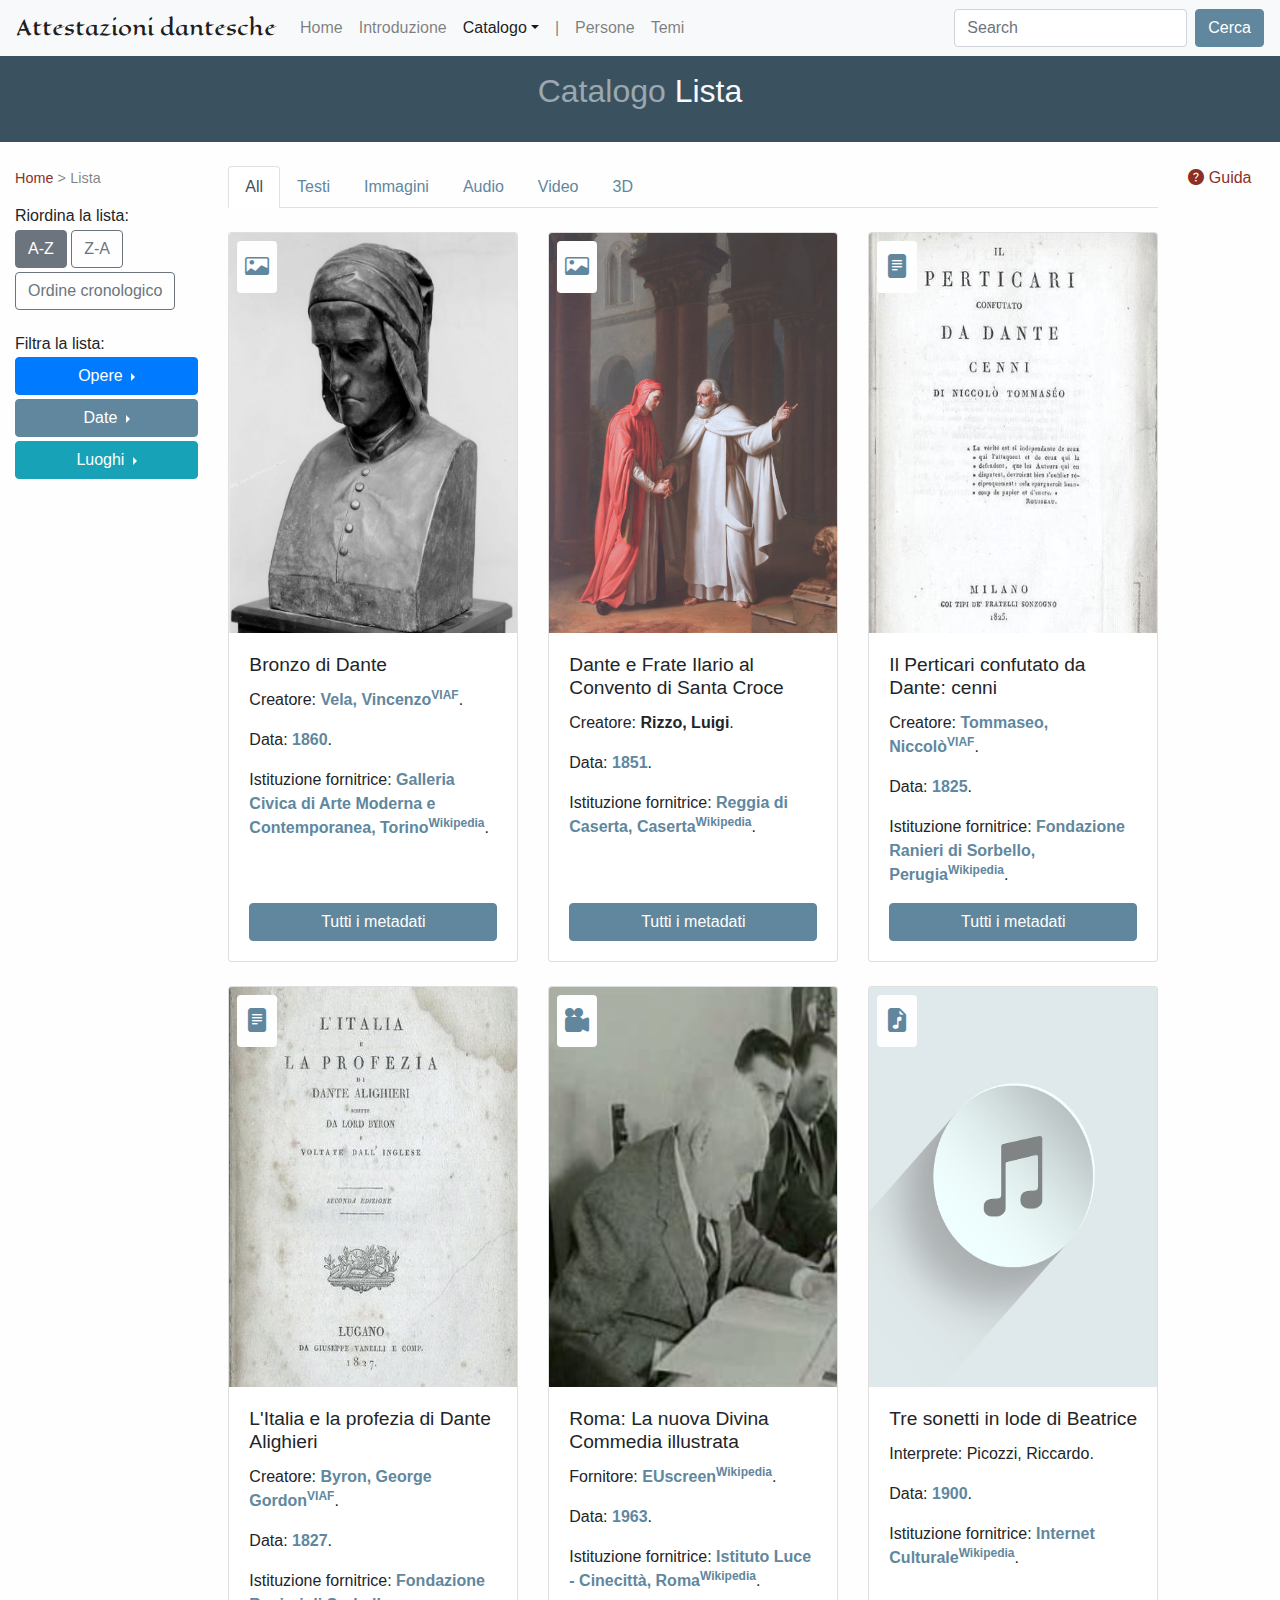
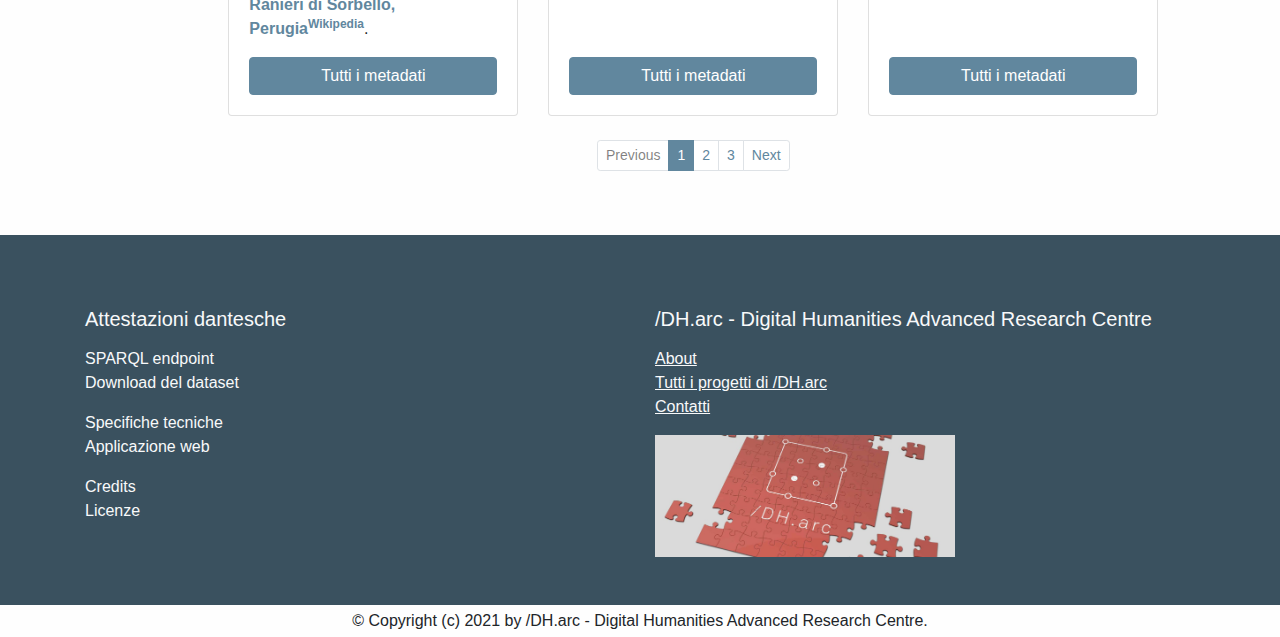
<file: lista.html>
<!doctype html> <!-- necessario anche per motivi legali -->
<html lang="it">
<!-- head -->

<head>
    <!-- charset -->
    <meta charset="utf-8">
    <!-- viewport -->
    <meta name="viewport" content="width=device-width, initial-scale=1, shrink-to-fit=no">
    <!-- metadati DC -->
    <meta name="DC.Title" content="Inserisci il titolo del tuo sito web">
    <meta name="DC.Creator" content="Inserisci il tuo nome e il tuo cognome">
    <meta name="DC.Subject" content="Inserisci il tema principale del tuo sito web">
    <meta name="DC.Description" content="Inserisci una breve descrizione del tuo sito web">
    <meta name="DC.Publisher"
        content="Inserisci un riferimento all'ente che si occupa della pubblicazione del tuo sito web">
    <meta name="DC.Contributor"
        content="Inserisci i nomi e i cognomi di coloro che hanno contribuito alla realizzazione del tuo sito web">
    <meta name="DC.Date" content="Inserisci la data di creazione/pubblicazione/aggiornamento del tuo sito web">
    <meta name="DC.Type" content="Sito web">
    <meta name="DC.Format" content="HTML/CSS/JS">
    <link rel="DC.Identifier" href="https://www.nomedelsitoweb.github.io">
    <meta name="DC.Source" content="Inserisci le risorse utilizzate per la realizzazione del tuo sito web">
    <meta name="DC.Language" content="it">
    <meta name="DC.Relation"
        content="Inserisci dei riferimenti alle risorse collegate al sito web, possibilmente utilizzando identificazioni formali (per esempio, i codici ISBN per i libri)">
    <link rel="DC.Coverage"
        href="Inserisci una localizzazione per il tuo sito web, possibilmente utilizzando un vocabolario controllato (per esempio, http://www.getty.edu/research/tools/vocabularies/tgn/)">
    <meta name="DC.Rights"
        content="Inserisci il tipo di licenza con cui intendi proteggere il tuo sito web (per esempio, fai riferimento a una delle licenze Creative Commons: https://creativecommons.org/share-your-work/)">
    <!-- il titolo del sito riportato all'interno del tag title compare nella finestra del browser -->
    <title>Attestazioni dantesche</title>
    <!-- favicon -->
    <link rel="shortcut icon" href="img/favicon/favicon.ico" />
    <!-- bootstrap css -->
    <link rel="stylesheet" type="text/css" href="bootstrap/css/bootstrap.min.css">
    <!-- css -->
    <link rel="stylesheet" type="text/css" href="style/style.css">
    <!-- bootstrap icons -->
    <link rel="stylesheet" href="https://cdn.jsdelivr.net/npm/bootstrap-icons@1.4.0/font/bootstrap-icons.css">
</head>

<!-- body -->

<body>
    <!-- header -->
    <header>
        <!-- bootstrap navbar -->
        <nav class="navbar navbar-expand-lg navbar-light bg-light fixed-top">
            <a class="navbar-brand" href="index.html" title="Torna a Home">Attestazioni dantesche</a>
            <button class="navbar-toggler" type="button" data-toggle="collapse" data-target="#navbarSupportedContent"
                aria-controls="navbarSupportedContent" aria-expanded="false" aria-label="Toggle navigation">
                <span class="navbar-toggler-icon"></span>
            </button>
            <div class="collapse navbar-collapse" id="navbarSupportedContent">
                <ul class="navbar-nav mr-auto">
                    <li class="nav-item">
                        <a class="nav-link" href="index.html" title="Home">Home <span
                                class="sr-only">(current)</span></a>
                    </li>
                    <li class="nav-item">
                        <a class="nav-link" href="#" title="Introduzione">Introduzione</a>
                    </li>
                    <!-- sposta la classe active in base alla pagina visualizzata -->
                    <li class="nav-item dropdown active">
                        <a class="nav-link dropdown-toggle" href="#" id="navbarDropdown" role="button"
                            data-toggle="dropdown" aria-haspopup="true" aria-expanded="false"
                            title="Catalogo">Catalogo</a>
                        <div class="dropdown-menu" aria-labelledby="navbarDropdown">
                            <a class="dropdown-item" href="#" title="Lista">Lista</a>
                            <div class="dropdown-divider"></div>
                            <a class="dropdown-item" href="#" title="Luoghi">Luoghi</a>
                            <a class="dropdown-item" href="#" title="Date">Date</a>
                        </div>
                    </li>
                    <li class="nav-item">
                        <a class="nav-link" href="#">|</a>
                    </li>
                    <li class="nav-item">
                        <a class="nav-link" href="#" title="Persone">Persone</a>
                    </li>
                    <li class="nav-item">
                        <a class="nav-link" href="#" title="Temi">Temi</a>
                    </li>
                </ul>
                <form class="form-inline my-2 my-lg-0">
                    <input class="form-control mr-sm-2" type="search" placeholder="Search" aria-label="Search">
                    <button class="btn btn-primary btn-blue my-2 my-sm-0" type="submit">Cerca</button>
                </form>
            </div>
        </nav>
    </header>

    <!-- main -->
    <main class="background-gray pb-5 pt-5">
        <!-- items -->
        <section class="container-fluid">
            <div class="row">
                <div class="col-md-12 background-blue pb-4 pt-4">
                    <h2 class="text-light text-center"><span class="text-white-50">Catalogo</span> Lista</h2>
                </div>
            </div>
            <div class="row">
                <!-- classi col-sm e col-xs rispettivamente per small devices (tablet) e extrasmall devices (mobile) -->
                <div class="col-md-2 col-sm-2 col-xs-12 mt-4">
                    <aside>
                        <!-- breadcrumbs -->
                        <nav class="breadcrumbs">
                            <ul class="pl-0">
                                <li><a href="index.html" class="link" title="Torna a Home">Home</a></li>
                                <li>Lista</li>
                            </ul>
                        </nav>
                        <!-- filtri -->
                        <!-- ordina la lista -->
                        <div class="checkbox-container">
                            <h3 class="mb-0">Riordina la lista:</h3>
                            <div class="btn-group-toggle" data-toggle="buttons">
                                <label class="btn btn-outline-secondary active mt-1">
                                    <input type="radio" checked> A-Z
                                </label>
                                <label class="btn btn-outline-secondary mt-1">
                                    <input type="radio"> Z-A
                                </label>
                                <label class="btn btn-outline-secondary mt-1">
                                    <input type="radio"> Ordine cronologico
                                </label>
                            </div>
                        </div>
                        <!-- filtra la lista -->
                        <div class="checkbox-container mt-4">
                            <h3 class="mb-0">Filtra la lista:</h3>
                            <!-- dropdown menu -->
                            <div class="dropdown dropright mt-1">
                                <button class="btn btn-primary btn-primary dropdown-toggle" type="button"
                                    data-toggle="dropdown" aria-haspopup="true" aria-expanded="false">
                                    Opere
                                </button>
                                <div class="dropdown-menu p-3">
                                    <!-- checkbox -->
                                    <input type="checkbox">
                                    <label>Convivio</label><br>
                                    <input type="checkbox">
                                    <label>Commedia</label><br>
                                    <input type="checkbox">
                                    <label>De Monarchia</label><br>
                                    <input type="checkbox">
                                    <label>Detto d'Amore</label><br>
                                    <input type="checkbox">
                                    <label>De vulgari eloquentia</label><br>
                                    <input type="checkbox">
                                    <label>Egloghe</label><br>
                                    <input type="checkbox">
                                    <label>Epistole</label><br>
                                    <input type="checkbox">
                                    <label>Il fiore</label><br>
                                    <input type="checkbox">
                                    <label></label>Quaestio de aqua et terra<br>
                                    <input type="checkbox">
                                    <label>Rime</label><br>
                                    <input type="checkbox">
                                    <label>Vita Nova</label><br>
                                    <button type="button" class="btn btn-primary mt-2">Filtra</button>
                                </div>
                            </div>
                            <div class="dropdown dropright mt-1">
                                <button class="btn btn-primary btn-blue dropdown-toggle" type="button"
                                    data-toggle="dropdown" aria-haspopup="true" aria-expanded="false">
                                    Date
                                </button>
                                <div class="dropdown-menu p-3">
                                    <!-- checkbox -->
                                    <input type="checkbox">
                                    <label>1825</label><br>
                                    <input type="checkbox">
                                    <label>1827</label><br>
                                    <input type="checkbox">
                                    <label>1851</label><br>
                                    <input type="checkbox">
                                    <label>1860</label><br>
                                    <input type="checkbox">
                                    <label>1900</label><br>
                                    <input type="checkbox">
                                    <label>1963</label><br>
                                    <button type="button" class="btn btn-blue mt-2">Filtra</button>
                                </div>
                            </div>
                            <div class="dropdown dropright mt-1">
                                <button class="btn btn-primary btn-info dropdown-toggle" type="button"
                                    data-toggle="dropdown" aria-haspopup="true" aria-expanded="false">
                                    Luoghi
                                </button>
                                <div class="dropdown-menu p-3">
                                    <!-- checkbox -->
                                    <input type="checkbox">
                                    <label>Fondazione Ranieri di Sorbello, Perugia</label><br>
                                    <input type="checkbox">
                                    <label>Galleria Civica di Arte Moderna e Contemporanea, Torino</label><br>
                                    <input type="checkbox">
                                    <label>Internet Culturale</label><br>
                                    <input type="checkbox">
                                    <label>Istituto Luce - Cinecittà, Roma</label><br>
                                    <input type="checkbox">
                                    <label>Reggia di Caserta, Caserta</label><br>
                                    <button type="button" class="btn btn-info mt-2">Filtra</button>
                                </div>
                            </div>
                        </div>
                    </aside>
                </div>
                <!-- items -->
                <div class="col-md-9 col-sm-9 col-xs-12">
                    <!-- COLONNE INNESTATE: ripeti all'interno di un div con classe col-*-* un div con classe row e innesta al suo interno nuovi div con classe col-*-* -->
                    <!-- tab -->
                    <div class="row">
                        <div class="col-md-12">
                            <ul class="nav nav-tabs mt-4">
                                <li class="nav-item">
                                    <a class="nav-link active" href="#" title="Tutti gli oggetti catalogati">All</a>
                                </li>
                                <li class="nav-item">
                                    <a class="nav-link" href="#" title="Solo testi catalogati">Testi</a>
                                </li>
                                <li class="nav-item">
                                    <a class="nav-link" href="#" title="Solo immagini catalogate">Immagini</a>
                                </li>
                                <li class="nav-item">
                                    <a class="nav-link" href="#" title="Solo audio catalogati">Audio</a>
                                </li>
                                <li class="nav-item">
                                    <a class="nav-link" href="#" title="Solo video catalogati">Video</a>
                                </li>
                                <li class="nav-item">
                                    <a class="nav-link" href="#" title="Solo 3D catalogati">3D</a>
                                </li>
                            </ul>
                        </div>
                    </div>
                    <!-- prima riga di card per ciascun item -->
                    <div class="row">
                        <!-- item 1 -->
                        <div class="col-md-4 mt-4">
                            <div class="card card-item">
                                <span class="ml-2 mt-2 p-2"><a href="#" target="_blank"
                                        title="Vedi tutte le immagini del catalogo"><i
                                            class="bi bi-card-image"></i></a></span>
                                <img src="img/img-item-list/dante-vela.jpg" class="card-img-top"
                                    alt="Dante, Vela Vincenzo, scultura, 1860, Galleria Civica di Arte Moderna e Contemporanea, Torino">
                                <div class="card-body">
                                    <div class="card-metadata">
                                        <h4 class="card-title">Bronzo di Dante</h4>
                                        <p class="card-text">Creatore: <b><a href="https://viaf.org/viaf/30311644/"
                                                    target="_blank" title="Identificativo VIAF di Vela, Vincenzo">Vela,
                                                    Vincenzo<sup>VIAF</sup></a></b>.</p>
                                        <p class="card-text">Data: <b><a href="#" title="1860">1860</a></b>.</p>
                                        <p class="card-text">Istituzione fornitrice: <b><a
                                                    href="https://it.wikipedia.org/wiki/Galleria_civica_d%27arte_moderna_e_contemporanea"
                                                    target="_blank"
                                                    title="Pagina Wikipedia della Galleria Civica di Arte Moderna e Contemporanea, Torino">Galleria
                                                    Civica di Arte Moderna e Contemporanea,
                                                    Torino<sup>Wikipedia</sup></a></b>.</p>
                                    </div>
                                    <a href="item.html" class="btn btn-blue" title="Tutti i metadati">Tutti
                                        i metadati</a>
                                </div>
                            </div>
                        </div>
                        <!-- item 2 -->
                        <div class="col-md-4 mt-4">
                            <div class="card card-item">
                                <span class="ml-2 mt-2 p-2"><a href="#" target="_blank"
                                        title="Vedi tutte le immagini del catalogo"><i
                                            class="bi bi-card-image"></i></a></span>
                                <img src="img/img-item-list/dante-rizzo.jpg" class="card-img-top"
                                    alt="Dante e Frate Ilario al Convento di Santa Croce, Rizzo Luigi, dipinto a olio, 1851, Reggia di Caserta, Caserta">
                                <div class="card-body">
                                    <div class="card-metadata">
                                        <h4 class="card-title">Dante e Frate Ilario al Convento di Santa Croce</h4>
                                        <p class="card-text">Creatore: <b>Rizzo, Luigi</b>.</p>
                                        <p class="card-text">Data: <b><a href="#" title="1851">1851</a></b>.</p>
                                        <p class="card-text">Istituzione fornitrice: <b><a
                                                    href="https://it.wikipedia.org/wiki/Reggia_di_Caserta"
                                                    target="_blank"
                                                    title="Pagina Wikipedia della Reggia di Caserta">Reggia di Caserta,
                                                    Caserta<sup>Wikipedia</sup></a></b>.</p>
                                    </div>
                                    <a href="#" class="btn btn-blue" title="Tutti i metadati">Tutti i
                                        metadati</a>
                                </div>
                            </div>
                        </div>
                        <!-- item 3 -->
                        <div class="col-md-4 mt-4">
                            <div class="card card-item">
                                <span class="ml-2 mt-2 p-2"><a href="#" target="_blank"
                                        title="Vedi tutti i testi del catalogo"><i
                                            class="bi bi-file-text-fill"></i></a></span>
                                <img src="img/img-item-list/dante-tommaseo.jpg" class="card-img-top"
                                    alt="Il Perticari confutato da Dante: cenni, Tommaseo Niccolò, materiale a stampa, 1825, Fondazione Ranieri di Sorbello, Perugia">
                                <div class="card-body">
                                    <div class="card-metadata">
                                        <h4 class="card-title">Il Perticari confutato da Dante: cenni</h4>
                                        <p class="card-text">Creatore: <b><a href="https://viaf.org/viaf/24639861/"
                                                    target="_blank"
                                                    title="Identificativo VIAF di Tommaseo, Niccolò">Tommaseo,
                                                    Niccolò<sup>VIAF</sup></a></b>.</p>
                                        <p class="card-text">Data: <b><a href="#" title="1825">1825</a></b>.</p>
                                        <p class="card-text">Istituzione fornitrice: <b><a
                                                    href="https://it.wikipedia.org/wiki/Palazzo_Sorbello"
                                                    target="_blank"
                                                    title="Pagina Wikipedia della sede della Fondazione Ranieri di Sorbello, Perugia">Fondazione
                                                    Ranieri di Sorbello, Perugia<sup>Wikipedia</sup></a></b>.</p>
                                    </div>
                                    <a href="#" class="btn btn-blue" title="Tutti i metadati">Tutti i
                                        metadati</a>
                                </div>
                            </div>
                        </div>
                    </div>
                    <!-- seconda riga di card per ciascun item -->
                    <!-- inserisci un div con classe row per ogni riga di colonne -->
                    <div class="row">
                        <!-- item 1 -->
                        <div class="col-md-4 mt-4">
                            <div class="card card-item">
                                <span class="ml-2 mt-2 p-2"><a href="#" target="_blank"
                                        title="Vedi tutti i testi del catalogo"><i
                                            class="bi bi-file-text-fill"></i></a></span>
                                <img src="img/img-item-list/dante-byron.jpg" class="card-img-top"
                                    alt="L'Italia e la profezia di Dante Alighieri, Byron George Gordon, materiale a stampa, 1827, Fondazione Ranieri di Sorbello, Perugia">
                                <div class="card-body">
                                    <div class="card-metadata">
                                        <h4 class="card-title">L'Italia e la profezia di Dante Alighieri</h4>
                                        <p class="card-text">Creatore: <b><a
                                                    href="http://viaf.org/viaf/95230688/#Byron,_George_Gordon_Byron,_baron,_1788-1824"
                                                    target="_blank"
                                                    title="Identificativo VIAF di Byron, George Gordon">Byron, George
                                                    Gordon<sup>VIAF</sup></a></b>.</p>
                                        <p class="card-text">Data: <b><a href="#">1827</a></b>.</p>
                                        <p class="card-text">Istituzione fornitrice: <b><a
                                                    href="https://it.wikipedia.org/wiki/Palazzo_Sorbello"
                                                    target="_blank"
                                                    title="Pagina Wikipedia della sede della Fondazione Ranieri di Sorbello, Perugia">Fondazione
                                                    Ranieri di Sorbello, Perugia<sup>Wikipedia</sup></a></b>.</p>
                                    </div>
                                    <a href="#" class="btn btn-blue" title="Tutti i metadati">Tutti i
                                        metadati</a>
                                </div>
                            </div>
                        </div>
                        <!-- item 2 -->
                        <div class="col-md-4 mt-4">
                            <div class="card card-item">
                                <span class="ml-2 mt-2 p-2"><a href="#" target="_blank"
                                        title="Vedi tutti i video del catalogo"><i
                                            class="bi bi-camera-reels-fill"></i></a></span>
                                <img src="img/img-item-list/dante-euscreen.jpg" class="card-img-top"
                                    alt="Roma: La nuova Divina Commedia illustrata, EUscreen, video, 1963, Istituto Luce - Cinecittà, Roma">
                                <div class="card-body">
                                    <div class="card-metadata">
                                        <h4 class="card-title">Roma: La nuova Divina Commedia illustrata</h4>
                                        <p class="card-text">Fornitore: <b><a
                                                    href="https://en.wikipedia.org/wiki/EUscreen" target="_blank"
                                                    title="Pagina Wikipedia di EUscreen">EUscreen<sup>Wikipedia</sup></a></b>.
                                        </p>
                                        <p class="card-text">Data: <b><a href="#" title="1963">1963</a></b>.</p>
                                        <p class="card-text">Istituzione fornitrice: <b><a
                                                    href="https://it.wikipedia.org/wiki/Istituto_Luce" target="_blank"
                                                    title="Pagina Wikipedia dell'Istituto Luce - Cinecittà, Roma">Istituto
                                                    Luce - Cinecittà, Roma<sup>Wikipedia</sup></a></b>.</p>
                                    </div>
                                    <a href="#" class="btn btn-blue" title="Tutti i metadati">Tutti i
                                        metadati</a>
                                </div>
                            </div>
                        </div>
                        <!-- item 3 -->
                        <div class="col-md-4 mt-4">
                            <div class="card card-item">
                                <span class="ml-2 mt-2 p-2"><a href="#" target="_blank"
                                        title="Vai a tutti gli audio del catalogo"><i
                                            class="bi bi-file-earmark-music-fill"></i></a></span>
                                <img src="img/img-item-list/dante-picozzi.png" class="card-img-top"
                                    alt="Roma: La nuova Divina Commedia illustrata, Picozzi Riccardo, audio, 1900, Internet Culturale">
                                <div class="card-body">
                                    <div class="card-metadata">
                                        <h4 class="card-title">Tre sonetti in lode di Beatrice</h4>
                                        <p class="card-text">Interprete: Picozzi, Riccardo.</p>
                                        <p class="card-text">Data: <b><a href="#" title="1900">1900</a></b>.</p>
                                        <p class="card-text">Istituzione fornitrice: <b><a
                                                    href="https://it.wikipedia.org/wiki/Internet_Culturale"
                                                    target="_blank"
                                                    title="Pagina Wikipedia di Internet Culturale">Internet
                                                    Culturale<sup>Wikipedia</sup></a></b>.</p>
                                    </div>
                                    <a href="#" class="btn btn-blue" title="Tutti i metadati">Tutti i
                                        metadati</a>
                                </div>
                            </div>
                        </div>
                    </div>
                    <!-- pagination -->
                    <div class="row">
                        <div class="col-md-12 mt-4">
                            <nav>
                                <!-- classe pagination-sm per ridurre le dimensioni della pagination -->
                                <!-- classe justify-content-center per centrare la componente pagination -->
                                <ul class="pagination pagination-sm justify-content-center">
                                    <li class="page-item disabled">
                                        <a class="page-link" href="#" tabindex="-1" aria-disabled="true"
                                            title="Indietro">Previous</a>
                                    </li>
                                    <li class="page-item active"><a class="page-link" href="#" title="Pagina 1">1</a>
                                    </li>
                                    <li class="page-item" aria-current="page">
                                        <a class="page-link" href="#" title="Pagina 2">2</a>
                                    </li>
                                    <li class="page-item"><a class="page-link" href="#" title="Pagina 3">3</a></li>
                                    <li class="page-item">
                                        <a class="page-link" href="#" title="Avanti">Next</a>
                                    </li>
                                </ul>
                            </nav>
                        </div>
                    </div>
                </div>
                <!-- sidebar -->
                <div class="col-md-1 col-sm-1 col-xs-12 mt-4">
                    <aside>
                        <div>
                            <a href="#" class="link" title="Guida"><i class="bi bi-question-circle-fill"></i>
                                <span>Guida</span></a>
                        </div>
                    </aside>
                </div>
            </div>
        </section>
    </main>

    <!-- footer -->
    <footer>
        <!-- informazioni secondarie -->
        <div class="container-fluid background-blue text-light pb-5 pt-5">
            <div class="container">
                <div class="row">
                    <div class="col-md-6 mt-4">
                        <h5 class="text-justify">Attestazioni dantesche</h5>
                        <ul class="footer-list mt-3 pl-0">
                            <li>SPARQL endpoint</li>
                            <li>Download del dataset</li>
                        </ul>
                        <ul class="footer-list mt-3 pl-0">
                            <li>Specifiche tecniche</li>
                            <li>Applicazione web</li>
                        </ul>
                        <ul class="footer-list mt-3 pl-0">
                            <li>Credits</li>
                            <li>Licenze</li>
                        </ul>
                    </div>
                    <div class="col-md-6 mt-4">
                        <h5 class="text-justify">/DH.arc - Digital Humanities Advanced Research Centre</h5>
                        <ul class="footer-list mt-3 pl-0">
                            <li><a href="https://centri.unibo.it/dharc/en/research/projects-at-dh-arc"
                                    class="text-light" target="_blank" title="Sito web di /DH.arc"><u>About</u></a>
                            </li>
                            <li><a href="https://centri.unibo.it/dharc/en/research/projects-at-dh-arc"
                                    class="text-light" target="_blank" title="Progetti di /DH.arc"><u>Tutti i
                                        progetti di /DH.arc</u></a></li>
                            <li><a href="https://centri.unibo.it/dharc/en/contacts" class="text-light underline"
                                    target="_blank" title="Contatti di /DH.arc"><u>Contatti</u></a></li>
                        </ul>
                        <img src="img/loghi/logo-dharc.png" class="logo-width" alt="Logo di /DH.arc">
                    </div>
                </div>
            </div>
        </div>
        <!-- copyright -->
        <div class="container-fluid background-gray">
            <p class="mb-0 pb-1 pt-1 text-center">© Copyright (c) 2021 by /DH.arc - Digital Humanities Advanced Research
                Centre.</p>
        </div>
    </footer>

    <!-- script sempre prima della chiusura del body -->
    <!-- jquery -->
    <!-- se si intende utilizzare bootstrap è sempre necessario includere prima una libreria di JavaScript chiamata jQuery -->
    <script src="https://code.jquery.com/jquery-3.6.0.slim.min.js"
        integrity="sha256-u7e5khyithlIdTpu22PHhENmPcRdFiHRjhAuHcs05RI=" crossorigin="anonymous"></script>
    <!-- bootstrap js -->
    <script src="bootstrap/js/bootstrap.bundle.min.js"></script>

</body>

</html>
</file>
<file: style/style.css>
/* google fonts */
@import url('https://fonts.googleapis.com/css2?family=Eagle+Lake&display=swap');

/* html */
/* se impostate -webkit-font-smoothing: antialiased; i font appariranno più */
html {scroll-behavior: smooth; -webkit-font-smoothing: antialiased;}

/* h1, h2, h3, h4, h5 */
h1 {font-family: 'Eagle Lake', cursive;}

/* button */
.btn:hover {box-shadow: 0px 5px 40px -10px rgba(122, 144, 173, .2); -webkit-box-shadow: 0px 5px 40px -10px rgba(38, 44, 52, .2); -moz-box-shadow: 0px 5px 40px -10px rgba(38, 44, 52, .2);}
/* in btn-blue è necessaria la rule !important in color perché altrimenti in hover il colore del font torna grigio come di default */
.btn-blue {background-color: #61879E; border: 1px solid #61879E; color: #FFFFFF !important;}
.btn-blue:hover {background-color: #3A515F; border: 1px solid #3A515F;}
/* in btn-light è necessaria la rule !important perché si deve sovrascrivere il CSS originale bootstrap */
.btn-light:hover {background-color: #D3D9DF !important; border: 1px solid #D3D9DF !important;}

/* background */
.background-blue {background-color: #3A515F;}
/* i due puntini presenti nel valore di background-image significano 'esci dalla cartella in cui ti trovi e vai nella cartella img' */
.background-dante {background-attachment: fixed; background-image: url(../img/img-home/dante-blake.jpg); background-size: cover; background-repeat: no-repeat;}
.background-gray {background-color: #FEFEFE;}
.background-opacity {background-color: #FFFFFF; border: 1px solid rgba(0,0,0,.125); border-radius: .25rem; padding: 50px 60px 50px 60px;}

/* link */
.link {color: #8C3027; text-decoration: none;}
.link:hover {color: #8C3027; text-decoration: underline;}

/* logo */
.logo-width {width: 300px;}
.navbar-brand {font-family: 'Eagle Lake', cursive;}

/* carousel */
.carousel-caption {background-color: rgba(26, 26, 26, .7); left: 0; right: 0; width: 100%;}
.carousel-caption > h1 {font-family: 'Eagle Lake', cursive; font-size: 2em;}
.carousel-caption > h2 {font-size: 1.5em;}
.carousel-control-prev, .carousel-control-next {z-index: 10 !important;}

/* carousel homepage */
.carousel-home img {height: 100vh;}

/* carousel item */
.carousel-specific-item {background-color: rgba(26, 26, 26, .3);}
.carousel-specific-item img {background-color: #3A515F; height: 500px; width: auto !important;}

/* carousel media query */
@media screen and (max-width: 769px) {
    .carousel-home .carousel-item > img {height: auto;}
}

/* card */
.card-body .form-check {display: inline; margin-left: 10px;}
.card-header b > a, .card-text > b > a, li > b > a {color: #61879E;}
.card-text > span {display: inline-block; width: 200px;}
aside .card:hover, .card-tool:hover, .card-item:hover, .card-related-item:hover {box-shadow: 0px 5px 40px -10px rgba(122, 144, 173, .9); -webkit-box-shadow: 0px 5px 40px -10px rgba(38, 44, 52, .9); -moz-box-shadow: 0px 5px 40px -10px rgba(38, 44, 52, .9);}

/* card tool */
.card-tool {height: 350px;}
.card-tool > .card-body > .card-text {height: 215px;}
.card-tool > .card-body > .btn {display: block; margin: 0 auto;}
.card-tool > .card-body > h3 {font-size: 1.5em;}

/* card tool media query */
@media screen and (max-width: 1025px) {
    .card-tool {height: 550px;}
    .card-tool > .card-body > .card-text {height: 350px;}
}
@media screen and (max-width: 769px) {
    .card-tool {height: 350px;}
    .card-tool > .card-body > .card-text {height: 200px;}
}
/* tool card ottimizzazione per ipad */
@media screen and (width: 768px) and (height: 1024px) {
    .card-tool {height: 500px;}
    .card-tool > .card-body > .card-text {height: 350px;}
}

/* card lista */
.card-item .btn {width: 100%;}
.card-item > .card-body > .card-metadata {height: 250px;}
.card-metadata > h4 {font-size: 1.2em;}

@media screen and (max-width: 1025px) {
    .card-item > .card-body > .card-metadata {height: 400px;}
}

.card-item img {height: 400px;}

@media screen and (min-width: 575px) and (max-width: 813px) {
    .card-item img {height: 200px;}
}

@media screen and (min-width: 2000px) {
    .card-item img {height: 700px;}
}

/* card item specifico */
.btn.btn-light.float-right {margin-top: -7px; width: 150px;}
.share .btn {width: 100%;}
.input-number {width: 50px;}

/* card item collegati */
.card-related-item .card-metadata {height: 100px;}
.card-related-item img {height: 250px;}

/* tipo di file su immagini */
.card-item i, .carousel-item i {color: #61879E;}
.card-item span, .carousel-item > span {background-color: #FEFEFE; border-radius: .25rem; font-size: 1.5em; position: absolute; z-index: 1000;}
.card-item span:hover, .carousel-inner > .carousel-item > span:hover {background-color: #E6E6E6;}
.img-code {font-size: .7em;}

/* didascalie immagini */
.img-caption {font-size: .9em;}

/* breadcrumbs */
.breadcrumbs > ul > li {color: rgba(0, 0, 0, .5); display: inline; font-size: .9em;}
/* ::after indica che dopo ogni elemento con le classi/attributi indicati bisogna inserire il contenuto riportato dalla proprietà content */
.breadcrumbs li:not(:last-child)::after {content: " >";}

/* tab */
.nav-tabs a:not(.active) {color: #61879E;}

/* pagination */
/* se notate questa regola che assegna uno specifico colore a un elemento si ripete più volte per scopi didattici, per questo si potrebbe scrivere soltanto una volta assegnando più classi/attributi separati da una virgola */
.page-link {color: #61879E;}
.page-item.active .page-link {color: #FEFEFE; border-color: #61879E; background-color: #61879E;}
.page-item.disabled > .page-link {color: rgba(0, 0, 0, .5);}

/* dropdown */
.dropdown .btn {width: 100%;}

/* checkbox */
.checkbox-container > h3 {font-size: 1em;}
input[type="checkbox"] + label {display: inline;}

/* footer */
footer ul > li {list-style: none; margin: 0; padding: 0;}
</file>
